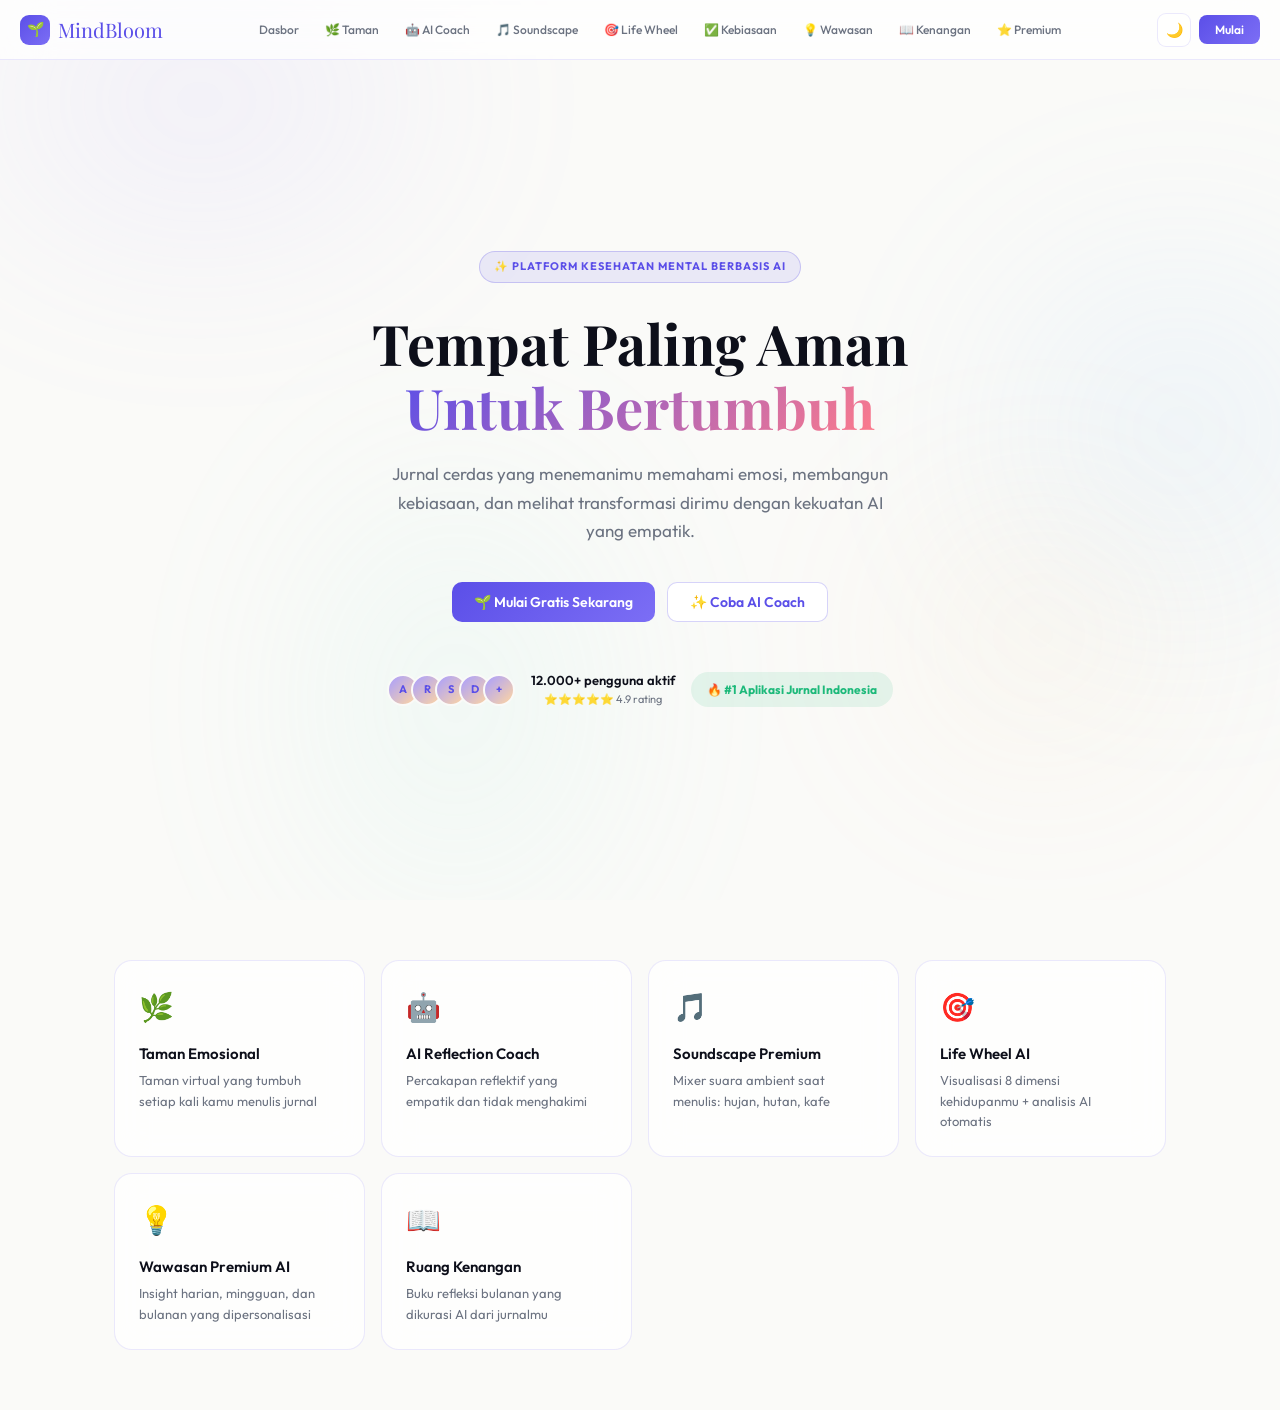
<file: mindbloom_premium_v2.html>
<!DOCTYPE html>
<html>
<head>
<meta charset="UTF-8">
<meta name="viewport" content="width=device-width, initial-scale=1.0">
<link rel="preconnect" href="https://fonts.googleapis.com">
<link href="https://fonts.googleapis.com/css2?family=Playfair+Display:ital,wght@0,400;0,700;1,400&family=Outfit:wght@300;400;500;600;700&display=swap" rel="stylesheet">
<style>
*,*::before,*::after{box-sizing:border-box;margin:0;padding:0}
:root{
--ink:#0D0F1A;--ink2:#2D3056;--ink3:#6B7280;
--cream:#FAFAF8;--card:#FFFFFF;--card2:#F5F4F0;
--primary:#5B4FE8;--primary2:#7C6EF5;--primary3:#A89EFF;
--aurora1:#B8A9FF;--aurora2:#9ECFFF;--aurora3:#A8F0E0;--aurora4:#FFD6A0;
--success:#1DB97A;--warn:#F0A500;--danger:#E85B5B;--accent:#FF7B8A;
--glass:rgba(255,255,255,0.72);--glass2:rgba(255,255,255,0.45);
--border:rgba(91,79,232,0.12);--border2:rgba(91,79,232,0.25);
--shadow:0 4px 32px rgba(91,79,232,0.1);--shadow-lg:0 16px 64px rgba(91,79,232,0.18);
--shadow-xl:0 32px 80px rgba(91,79,232,0.22);
--font:'Outfit',sans-serif;--serif:'Playfair Display',serif;
--r:18px;--r-sm:10px;--r-xs:6px;
}
[data-dark]{
--ink:#EEF0FF;--ink2:#BCC0FF;--ink3:#6B7280;
--cream:#080A14;--card:#0F1221;--card2:#161B2E;
--border:rgba(169,158,255,0.12);--border2:rgba(169,158,255,0.28);
--glass:rgba(15,18,33,0.82);--glass2:rgba(15,18,33,0.55);
--shadow:0 4px 32px rgba(0,0,0,0.35);--shadow-lg:0 16px 64px rgba(0,0,0,0.5);
}

html,body{font-family:var(--font);background:var(--cream);color:var(--ink);font-size:15px;line-height:1.6;overflow-x:hidden}

/* AURORA BG */
.aurora-bg{position:fixed;inset:0;z-index:0;pointer-events:none;overflow:hidden}
.aurora{position:absolute;border-radius:50%;filter:blur(100px);opacity:0.18;animation:auroraMove linear infinite}
.a1{width:600px;height:400px;background:radial-gradient(ellipse,var(--aurora1),transparent 70%);top:-100px;left:-100px;animation-duration:18s}
.a2{width:500px;height:500px;background:radial-gradient(ellipse,var(--aurora2),transparent 70%);top:20%;right:-150px;animation-duration:22s;animation-delay:-8s}
.a3{width:400px;height:600px;background:radial-gradient(ellipse,var(--aurora3),transparent 70%);bottom:-100px;left:20%;animation-duration:26s;animation-delay:-14s}
.a4{width:350px;height:350px;background:radial-gradient(ellipse,var(--aurora4),transparent 70%);bottom:10%;right:5%;animation-duration:20s;animation-delay:-5s}
@keyframes auroraMove{0%{transform:translate(0,0) scale(1) rotate(0deg)}33%{transform:translate(40px,-30px) scale(1.1) rotate(20deg)}66%{transform:translate(-30px,40px) scale(0.9) rotate(-15deg)}100%{transform:translate(0,0) scale(1) rotate(0deg)}}

/* LAYOUT */
.app{position:relative;z-index:1;min-height:100vh;display:flex;flex-direction:column}
.page{display:none;flex:1}
.page.on{display:flex;flex-direction:column;animation:pgIn 0.45s cubic-bezier(.4,0,.2,1)}
@keyframes pgIn{from{opacity:0;transform:translateY(16px)}to{opacity:1;transform:translateY(0)}}
@keyframes fadeUp{from{opacity:0;transform:translateY(24px)}to{opacity:1;transform:translateY(0)}}
@keyframes scaleIn{from{opacity:0;transform:scale(0.88)}to{opacity:1;transform:scale(1)}}
@keyframes glowPulse{0%,100%{box-shadow:0 0 0 0 rgba(91,79,232,0.4)}50%{box-shadow:0 0 0 12px rgba(91,79,232,0)}}
@keyframes spinRing{to{stroke-dashoffset:-502}}
@keyframes treeSway{0%,100%{transform:rotate(-1deg)}50%{transform:rotate(1deg)}}
@keyframes leafFloat{0%{transform:translateY(0) rotate(0deg);opacity:1}100%{transform:translateY(-40px) rotate(180deg);opacity:0}}
@keyframes plantGrow{from{transform:scaleY(0);transform-origin:bottom}to{transform:scaleY(1);transform-origin:bottom}}
@keyframes heartbeat{0%,100%{transform:scale(1)}14%{transform:scale(1.15)}28%{transform:scale(1)}}
@keyframes confettiFall{to{transform:translateY(110vh) rotate(720deg);opacity:0}}
@keyframes typeBlink{0%,100%{opacity:1}50%{opacity:0}}
@keyframes breathExpand{0%,100%{transform:scale(1)}50%{transform:scale(1.25)}}
@keyframes waveRipple{from{transform:scale(0.8);opacity:0.8}to{transform:scale(2.5);opacity:0}}

/* NAV */
.nav{
position:sticky;top:0;z-index:200;
background:var(--glass);backdrop-filter:blur(24px);-webkit-backdrop-filter:blur(24px);
border-bottom:1px solid var(--border);
height:60px;display:flex;align-items:center;justify-content:space-between;padding:0 20px;gap:8px;
}
.nav-logo{font-family:var(--serif);font-size:20px;color:var(--primary);cursor:pointer;display:flex;align-items:center;gap:8px;flex-shrink:0}
.logo-bloom{width:30px;height:30px;background:linear-gradient(135deg,var(--primary),var(--primary2));border-radius:9px;display:flex;align-items:center;justify-content:center;font-size:14px}
.nav-tabs{display:flex;gap:2px;overflow-x:auto;scrollbar-width:none;flex:1;justify-content:center}
.nav-tabs::-webkit-scrollbar{display:none}
.tab{padding:6px 12px;border-radius:8px;border:none;background:transparent;cursor:pointer;font-family:var(--font);font-size:12px;font-weight:500;color:var(--ink3);white-space:nowrap;transition:all .2s}
.tab:hover,.tab.on{background:rgba(91,79,232,0.1);color:var(--primary)}
.tab.on{font-weight:600}
.nav-right{display:flex;align-items:center;gap:8px;flex-shrink:0}
.icon-btn{width:34px;height:34px;border-radius:9px;border:1px solid var(--border);background:var(--glass2);cursor:pointer;display:flex;align-items:center;justify-content:center;font-size:14px;transition:all .2s}
.icon-btn:hover{transform:scale(1.08);background:rgba(91,79,232,0.08)}

/* BUTTONS */
.btn{padding:10px 22px;border-radius:var(--r-sm);border:none;cursor:pointer;font-family:var(--font);font-size:14px;font-weight:600;transition:all .25s}
.btn-primary{background:linear-gradient(135deg,var(--primary),var(--primary2));color:#fff;animation:glowPulse 2.5s ease infinite}
.btn-primary:hover{transform:translateY(-2px);box-shadow:0 12px 32px rgba(91,79,232,0.4)}
.btn-ghost{background:var(--card);border:1px solid var(--border2);color:var(--primary)}
.btn-ghost:hover{background:rgba(91,79,232,0.06);transform:translateY(-1px)}
.btn-sm{padding:7px 16px;font-size:12px;border-radius:8px}
.btn-icon{width:38px;height:38px;padding:0;border-radius:10px;display:flex;align-items:center;justify-content:center;font-size:16px}

/* CARDS */
.card{background:var(--card);border:1px solid var(--border);border-radius:var(--r);padding:24px;transition:all .3s}
.card:hover{box-shadow:var(--shadow);transform:translateY(-2px)}
.card-glass{background:var(--glass);backdrop-filter:blur(20px);border:1px solid var(--border)}
.card-gradient{background:linear-gradient(135deg,var(--primary),var(--primary2));color:#fff}

/* TYPOGRAPHY */
.h1{font-family:var(--serif);font-size:clamp(32px,5vw,56px);line-height:1.15;font-weight:700}
.h2{font-family:var(--serif);font-size:clamp(22px,3vw,36px);line-height:1.2}
.h3{font-size:18px;font-weight:700;line-height:1.3}
.h4{font-size:15px;font-weight:600}
.label{font-size:11px;font-weight:700;text-transform:uppercase;letter-spacing:1.2px;color:var(--ink3)}
.muted{color:var(--ink3);font-size:13px}
.gradient-text{background:linear-gradient(135deg,var(--primary),var(--accent));-webkit-background-clip:text;-webkit-text-fill-color:transparent;background-clip:text}

/* BADGES & PILLS */
.pill{display:inline-flex;align-items:center;gap:5px;padding:4px 10px;border-radius:100px;font-size:11px;font-weight:700}
.pill-primary{background:rgba(91,79,232,0.12);color:var(--primary)}
.pill-success{background:rgba(29,185,122,0.12);color:var(--success)}
.pill-warn{background:rgba(240,165,0,0.12);color:var(--warn)}
.pill-danger{background:rgba(232,91,91,0.12);color:var(--danger)}
.pill-ai{background:linear-gradient(135deg,rgba(91,79,232,0.15),rgba(255,123,138,0.15));color:var(--primary)}

/* ─────────────────── LANDING ─────────────────── */
.landing{padding:0;overflow:hidden}
.hero{min-height:calc(100vh - 60px);display:flex;flex-direction:column;align-items:center;justify-content:center;text-align:center;padding:60px 24px;position:relative}
.hero-badge{display:inline-flex;align-items:center;gap:6px;padding:6px 14px;border-radius:100px;background:rgba(91,79,232,0.1);border:1px solid rgba(91,79,232,0.25);color:var(--primary);font-size:11px;font-weight:700;text-transform:uppercase;letter-spacing:1px;margin-bottom:28px;animation:fadeUp .6s ease both}
.hero-title{animation:fadeUp .6s .1s ease both;margin-bottom:20px}
.hero-sub{font-size:17px;color:var(--ink3);max-width:520px;line-height:1.7;margin:0 auto 36px;animation:fadeUp .6s .2s ease both}
.hero-btns{display:flex;gap:12px;justify-content:center;flex-wrap:wrap;animation:fadeUp .6s .3s ease both}
.hero-social-proof{display:flex;align-items:center;gap:16px;margin-top:48px;animation:fadeUp .6s .4s ease both;flex-wrap:wrap;justify-content:center}
.avatar-stack{display:flex}
.avatar{width:32px;height:32px;border-radius:50%;border:2px solid var(--cream);background:linear-gradient(135deg,var(--primary3),var(--aurora4));display:flex;align-items:center;justify-content:center;font-size:11px;font-weight:700;color:var(--primary);margin-left:-8px}
.avatar:first-child{margin-left:0}
.features-strip{display:grid;grid-template-columns:repeat(auto-fit,minmax(220px,1fr));gap:16px;max-width:1100px;margin:0 auto;padding:60px 24px}
.strip-card{background:var(--glass);backdrop-filter:blur(16px);border:1px solid var(--border);border-radius:var(--r);padding:24px;transition:all .3s}
.strip-card:hover{transform:translateY(-6px);box-shadow:var(--shadow-lg)}
.strip-icon{font-size:28px;margin-bottom:12px}

/* ─────────────────── DASHBOARD ─────────────────── */
.dashboard{padding:24px;max-width:1200px;margin:0 auto;width:100%}
.dash-header{margin-bottom:24px}
.greeting{font-family:var(--serif);font-size:28px;margin-bottom:2px}
.dash-grid{display:grid;grid-template-columns:repeat(auto-fit,minmax(180px,1fr));gap:16px;margin-bottom:20px}
.widget{background:var(--card);border:1px solid var(--border);border-radius:var(--r);padding:20px;animation:scaleIn .4s ease both;transition:all .3s}
.widget:hover{box-shadow:var(--shadow);transform:translateY(-2px)}
.wlabel{font-size:10px;font-weight:700;text-transform:uppercase;letter-spacing:1px;color:var(--ink3);margin-bottom:10px}
.wvalue{font-size:26px;font-weight:700;color:var(--ink)}
.wsub{font-size:11px;color:var(--ink3);margin-top:3px}
.widget-streak{background:linear-gradient(135deg,#FF6B35,#FF9F43);color:#fff}
.widget-streak .wlabel,.widget-streak .wsub{color:rgba(255,255,255,.65)}
.widget-streak .wvalue{color:#fff}
.streak-fire{display:inline-block;animation:heartbeat 1.5s ease infinite}

/* Mood Ring */
.mood-ring-wrap{display:flex;align-items:center;justify-content:center;position:relative;margin:8px 0}
.mood-ring-center{position:absolute;font-size:22px;font-weight:700;color:var(--primary);text-align:center;line-height:1}
.mood-ring-score{font-size:11px;color:var(--ink3)}

/* Quick Write Banner */
.write-banner{background:linear-gradient(120deg,var(--primary) 0%,var(--primary2) 50%,#9B8DFF 100%);border-radius:var(--r);padding:24px 28px;display:flex;align-items:center;justify-content:space-between;cursor:pointer;transition:all .3s;margin-bottom:20px;color:#fff;position:relative;overflow:hidden}
.write-banner::before{content:'';position:absolute;inset:0;background:radial-gradient(ellipse at top right,rgba(255,255,255,0.15),transparent 60%)}
.write-banner:hover{transform:translateY(-3px);box-shadow:var(--shadow-xl)}
.write-banner-text h3{font-size:18px;font-weight:700;margin-bottom:4px}
.write-banner-text p{font-size:13px;opacity:.75}
.write-banner-arrow{font-size:36px;opacity:.8}

/* Heatmap */
.heatmap-wrap{background:var(--card);border:1px solid var(--border);border-radius:var(--r);padding:24px;margin-bottom:20px}
.heatmap-title{font-size:14px;font-weight:700;margin-bottom:16px;display:flex;align-items:center;justify-content:space-between}
.heatmap-grid{display:flex;gap:3px;flex-wrap:wrap}
.hm-cell{width:14px;height:14px;border-radius:3px;cursor:pointer;transition:transform .15s;flex-shrink:0}
.hm-cell:hover{transform:scale(1.4)}
.hm-0{background:var(--card2)}
.hm-1{background:rgba(91,79,232,0.2)}
.hm-2{background:rgba(91,79,232,0.4)}
.hm-3{background:rgba(91,79,232,0.65)}
.hm-4{background:var(--primary)}
.hm-5{background:linear-gradient(135deg,var(--primary),var(--accent))}

/* AI Insight Banner */
.ai-banner{background:linear-gradient(135deg,rgba(91,79,232,0.06),rgba(255,123,138,0.06));border:1px solid rgba(91,79,232,0.18);border-radius:var(--r);padding:20px;margin-bottom:20px}
.ai-header{display:flex;align-items:center;gap:8px;margin-bottom:10px}
.ai-dot{width:8px;height:8px;border-radius:50%;background:var(--primary);animation:heartbeat 1.5s ease infinite}
.insight-text{font-size:13px;line-height:1.7;color:var(--ink2)}

/* ─────────────────── EMOTIONAL GARDEN ─────────────────── */
.garden-page{padding:24px;max-width:900px;margin:0 auto;width:100%}
.garden-container{background:linear-gradient(180deg,#E8F5E9 0%,#C8E6C9 50%,#A5D6A7 100%);border-radius:var(--r);padding:40px 24px;position:relative;overflow:hidden;margin-bottom:20px;min-height:320px}
[data-dark] .garden-container{background:linear-gradient(180deg,#0D2B0F 0%,#1B3B1C 50%,#0F2010 100%)}
.garden-sky{position:absolute;inset:0;background:linear-gradient(180deg,#BBDEFB 0%,#E8F5E9 100%);opacity:.5}
[data-dark] .garden-sky{background:linear-gradient(180deg,#0D1117 0%,#0D2B0F 100%)}
.garden-ground{position:absolute;bottom:0;left:0;right:0;height:60px;background:linear-gradient(180deg,#6D4C41,#5D4037);border-radius:0 0 var(--r) var(--r)}
.garden-content{position:relative;z-index:2;display:flex;align-items:flex-end;justify-content:center;gap:20px;padding-bottom:50px;min-height:240px}
.plant{display:flex;flex-direction:column;align-items:center;cursor:pointer;transition:transform .2s}
.plant:hover{transform:scale(1.05)}
.plant-svg{animation:treeSway 4s ease-in-out infinite}
.plant-label{font-size:10px;font-weight:600;color:var(--ink3);margin-top:4px;text-align:center;max-width:60px}
.sun{position:absolute;top:20px;right:30px;width:50px;height:50px;border-radius:50%;background:radial-gradient(circle,#FFD54F,#FF8F00);box-shadow:0 0 30px rgba(255,213,79,0.6)}
.cloud{position:absolute;background:rgba(255,255,255,.8);border-radius:50px}
.c1{width:80px;height:25px;top:30px;left:15%}
.c2{width:60px;height:20px;top:50px;left:30%}
.garden-stats{display:grid;grid-template-columns:repeat(auto-fit,minmax(140px,1fr));gap:12px}
.garden-stat{background:var(--card);border:1px solid var(--border);border-radius:var(--r-sm);padding:16px;text-align:center}
.garden-emoji{font-size:28px;margin-bottom:6px}
.garden-stat-val{font-size:20px;font-weight:700;color:var(--primary)}
.garden-stat-label{font-size:11px;color:var(--ink3)}

/* ─────────────────── AI COACH ─────────────────── */
.coach-page{padding:24px;max-width:760px;margin:0 auto;width:100%}
.coach-card{background:var(--card);border:1px solid var(--border);border-radius:var(--r);overflow:hidden;margin-bottom:20px}
.coach-header{background:linear-gradient(135deg,var(--primary),var(--primary2));padding:20px 24px;display:flex;align-items:center;gap:14px;color:#fff}
.coach-avatar{width:48px;height:48px;border-radius:50%;background:rgba(255,255,255,.2);display:flex;align-items:center;justify-content:center;font-size:22px;flex-shrink:0}
.coach-name{font-weight:700;font-size:16px}
.coach-status{font-size:12px;opacity:.75;display:flex;align-items:center;gap:4px}
.coach-online{width:6px;height:6px;border-radius:50%;background:#6EFF99}
.chat-area{padding:20px;min-height:300px;display:flex;flex-direction:column;gap:12px;max-height:400px;overflow-y:auto;scroll-behavior:smooth}
.chat-area::-webkit-scrollbar{width:4px}
.chat-area::-webkit-scrollbar-thumb{background:var(--border2);border-radius:2px}
.msg{display:flex;gap:8px;animation:fadeUp .3s ease}
.msg-ai{justify-content:flex-start}
.msg-user{justify-content:flex-end}
.msg-bubble{padding:10px 14px;border-radius:14px;max-width:82%;font-size:13px;line-height:1.6}
.msg-ai .msg-bubble{background:var(--card2);border:1px solid var(--border);color:var(--ink);border-bottom-left-radius:4px}
.msg-user .msg-bubble{background:linear-gradient(135deg,var(--primary),var(--primary2));color:#fff;border-bottom-right-radius:4px}
.msg-ai .msg-avatar{width:28px;height:28px;border-radius:50%;background:linear-gradient(135deg,var(--primary),var(--primary2));display:flex;align-items:center;justify-content:center;font-size:12px;flex-shrink:0}
.chat-input-wrap{padding:16px;border-top:1px solid var(--border);display:flex;gap:8px}
.chat-input{flex:1;padding:10px 14px;border-radius:10px;border:1.5px solid var(--border);background:var(--card2);color:var(--ink);font-family:var(--font);font-size:13px;outline:none;transition:all .2s}
.chat-input:focus{border-color:var(--primary);background:var(--card)}
.typing-wrap{display:flex;gap:5px;align-items:center;padding:8px 12px}
.tdot{width:7px;height:7px;border-radius:50%;background:var(--ink3);animation:typeDot 1.2s ease-in-out infinite}
.tdot:nth-child(2){animation-delay:.2s}
.tdot:nth-child(3){animation-delay:.4s}
@keyframes typeDot{0%,100%{transform:translateY(0);opacity:.4}50%{transform:translateY(-5px);opacity:1}}
.quick-prompts{display:flex;gap:8px;flex-wrap:wrap;padding:0 20px 16px}
.qp{padding:6px 12px;border-radius:100px;border:1px solid var(--border2);background:var(--card2);font-size:11px;font-weight:500;color:var(--primary);cursor:pointer;transition:all .2s}
.qp:hover{background:rgba(91,79,232,0.1)}

/* ─────────────────── SOUNDSCAPE ─────────────────── */
.sound-page{padding:24px;max-width:800px;margin:0 auto;width:100%}
.sound-grid{display:grid;grid-template-columns:repeat(auto-fit,minmax(130px,1fr));gap:12px;margin-bottom:24px}
.sound-btn{border-radius:var(--r);border:2px solid var(--border);background:var(--card);padding:20px 12px;text-align:center;cursor:pointer;transition:all .3s;position:relative;overflow:hidden}
.sound-btn::before{content:'';position:absolute;inset:0;background:linear-gradient(135deg,var(--primary),var(--primary2));opacity:0;transition:opacity .3s}
.sound-btn.playing{border-color:var(--primary);color:#fff}
.sound-btn.playing::before{opacity:1}
.sound-icon{font-size:32px;margin-bottom:8px;position:relative;z-index:1}
.sound-name{font-size:12px;font-weight:600;position:relative;z-index:1;transition:color .3s}
.sound-btn.playing .sound-name{color:#fff}
.sound-waves{position:absolute;inset:0;display:flex;align-items:center;justify-content:center;opacity:0;transition:opacity .3s}
.sound-btn.playing .sound-waves{opacity:0.15}
.sw{width:200px;height:200px;border-radius:50%;border:2px solid #fff;position:absolute;animation:waveRipple 1.5s ease-out infinite}
.sw:nth-child(2){animation-delay:.5s}
.sw:nth-child(3){animation-delay:1s}
.mixer{background:var(--card);border:1px solid var(--border);border-radius:var(--r);padding:24px}
.mixer-title{font-size:14px;font-weight:700;margin-bottom:20px;display:flex;align-items:center;gap:8px}
.mix-row{display:flex;align-items:center;gap:12px;margin-bottom:14px}
.mix-icon{font-size:18px;width:28px;text-align:center}
.mix-name{font-size:13px;font-weight:500;min-width:70px}
.mix-slider{flex:1;height:6px;-webkit-appearance:none;appearance:none;border-radius:3px;background:var(--card2);outline:none;cursor:pointer}
.mix-slider::-webkit-slider-thumb{-webkit-appearance:none;width:18px;height:18px;border-radius:50%;background:var(--primary);cursor:pointer;box-shadow:0 2px 8px rgba(91,79,232,.35)}
.mix-val{font-size:11px;color:var(--ink3);min-width:28px;text-align:right}
.timer-row{display:flex;align-items:center;gap:10px;margin-top:16px;padding-top:16px;border-top:1px solid var(--border)}
.timer-btn{padding:6px 14px;border-radius:8px;border:1px solid var(--border);background:var(--card2);font-size:12px;font-weight:600;cursor:pointer;transition:all .2s;color:var(--ink2)}
.timer-btn:hover,.timer-btn.on{background:var(--primary);color:#fff;border-color:var(--primary)}

/* ─────────────────── LIFE WHEELl ─────────────────── */
.life-page{padding:24px;max-width:900px;margin:0 auto;width:100%}
.wheel-wrap{display:grid;grid-template-columns:1fr 1fr;gap:24px;align-items:center}
@media(max-width:640px){.wheel-wrap{grid-template-columns:1fr}}
.wheel-canvas-wrap{display:flex;align-items:center;justify-content:center}
.life-controls{display:flex;flex-direction:column;gap:12px}
.life-row{display:flex;align-items:center;gap:10px}
.life-emoji{font-size:16px;width:24px;text-align:center}
.life-name{font-size:13px;font-weight:500;min-width:80px}
.life-slider{flex:1;height:5px;-webkit-appearance:none;appearance:none;border-radius:3px;background:var(--card2);outline:none;cursor:pointer}
.life-slider::-webkit-slider-thumb{-webkit-appearance:none;width:16px;height:16px;border-radius:50%;background:var(--primary);cursor:pointer}
.life-val{font-size:12px;font-weight:700;color:var(--primary);min-width:20px;text-align:right}
.life-ai{background:linear-gradient(135deg,rgba(91,79,232,.06),rgba(255,123,138,.06));border:1px solid rgba(91,79,232,.18);border-radius:var(--r);padding:20px;margin-top:20px}

/* ─────────────────── HABIT TRACKER ─────────────────── */
.habit-page{padding:24px;max-width:900px;margin:0 auto;width:100%}
.habit-grid{display:flex;flex-direction:column;gap:12px;margin-bottom:24px}
.habit-row{background:var(--card);border:1px solid var(--border);border-radius:var(--r-sm);padding:16px 20px;display:flex;align-items:center;gap:14px;transition:all .3s}
.habit-row:hover{box-shadow:var(--shadow);transform:translateX(3px)}
.habit-icon{font-size:22px;width:36px;text-align:center}
.habit-info{flex:1}
.habit-name{font-size:14px;font-weight:600;margin-bottom:2px}
.habit-meta{font-size:11px;color:var(--ink3);display:flex;align-items:center;gap:8px}
.habit-days{display:flex;gap:5px}
.hday{width:24px;height:24px;border-radius:6px;border:1.5px solid var(--border2);background:var(--card2);display:flex;align-items:center;justify-content:center;font-size:9px;font-weight:700;cursor:pointer;transition:all .2s;color:var(--ink3)}
.hday.done{background:var(--success);border-color:var(--success);color:#fff}
.hday:hover{transform:scale(1.15)}
.habit-streak-badge{background:rgba(255,107,53,.12);color:#FF6B35;padding:4px 10px;border-radius:100px;font-size:11px;font-weight:700}
.habit-correlation{background:linear-gradient(135deg,rgba(29,185,122,.06),rgba(29,185,122,.02));border:1px solid rgba(29,185,122,.2);border-radius:var(--r);padding:16px;display:flex;align-items:flex-start;gap:10px;margin-top:8px}

/* ─────────────────── INSIGHTS ─────────────────── */
.insights-page{padding:24px;max-width:1000px;margin:0 auto;width:100%}
.insight-tabs{display:flex;gap:8px;margin-bottom:24px;flex-wrap:wrap}
.ins-tab{padding:7px 16px;border-radius:100px;border:1px solid var(--border);background:var(--card2);font-size:12px;font-weight:600;cursor:pointer;transition:all .2s;color:var(--ink3)}
.ins-tab.on,.ins-tab:hover{background:var(--primary);color:#fff;border-color:var(--primary)}
.insight-cards{display:grid;grid-template-columns:repeat(auto-fit,minmax(260px,1fr));gap:16px}
.insight-card{background:var(--card);border:1px solid var(--border);border-radius:var(--r);padding:20px;transition:all .3s;animation:fadeUp .4s ease both}
.insight-card:hover{box-shadow:var(--shadow);transform:translateY(-3px)}
.insight-icon{font-size:28px;margin-bottom:10px}
.insight-title{font-size:14px;font-weight:700;margin-bottom:6px}
.insight-body{font-size:12px;line-height:1.7;color:var(--ink3)}
.insight-stat{font-size:28px;font-weight:700;background:linear-gradient(135deg,var(--primary),var(--accent));-webkit-background-clip:text;-webkit-text-fill-color:transparent;background-clip:text;margin:8px 0}

/* ─────────────────── MEMORY ROOM ─────────────────── */
.memory-page{padding:24px;max-width:900px;margin:0 auto;width:100%}
.memory-book{background:linear-gradient(135deg,var(--card),var(--card2));border:1px solid var(--border);border-radius:var(--r);padding:32px;position:relative;overflow:hidden;margin-bottom:20px}
.memory-book::before{content:'';position:absolute;top:0;left:0;width:8px;height:100%;background:linear-gradient(180deg,var(--primary),var(--accent));border-radius:var(--r) 0 0 var(--r)}
.memory-month{font-family:var(--serif);font-size:22px;margin-bottom:4px;padding-left:16px}
.memory-year{font-size:12px;color:var(--ink3);padding-left:16px;margin-bottom:20px}
.memory-highlights{display:grid;grid-template-columns:repeat(auto-fit,minmax(180px,1fr));gap:14px;padding-left:16px}
.memory-item{background:var(--card);border:1px solid var(--border);border-radius:var(--r-sm);padding:14px}
.memory-item-icon{font-size:20px;margin-bottom:6px}
.memory-item-title{font-size:10px;font-weight:700;text-transform:uppercase;letter-spacing:.8px;color:var(--ink3);margin-bottom:4px}
.memory-item-text{font-size:13px;font-weight:500;line-height:1.5}

/* ─────────────────── PRICING ─────────────────── */
.pricing-page{padding:24px;max-width:1000px;margin:0 auto;width:100%}
.pricing-grid{display:grid;grid-template-columns:repeat(auto-fit,minmax(260px,1fr));gap:20px}
.price-card{background:var(--card);border:2px solid var(--border);border-radius:var(--r);padding:28px;transition:all .3s;position:relative}
.price-card.featured{border-color:var(--primary);box-shadow:0 0 0 1px var(--primary),var(--shadow-lg)}
.featured-badge{position:absolute;top:-12px;left:50%;transform:translateX(-50%);background:linear-gradient(135deg,var(--primary),var(--primary2));color:#fff;padding:4px 14px;border-radius:100px;font-size:11px;font-weight:700;white-space:nowrap}
.price-name{font-size:14px;font-weight:700;text-transform:uppercase;letter-spacing:1px;color:var(--ink3);margin-bottom:8px}
.price-amount{font-family:var(--serif);font-size:42px;font-weight:700;margin-bottom:4px}
.price-period{font-size:12px;color:var(--ink3)}
.price-divider{height:1px;background:var(--border);margin:20px 0}
.price-features{display:flex;flex-direction:column;gap:10px;margin-bottom:24px}
.pf{display:flex;align-items:flex-start;gap:8px;font-size:13px}
.pf-check{color:var(--success);font-size:14px;flex-shrink:0;margin-top:1px}
.pf-x{color:var(--ink3);font-size:14px;flex-shrink:0;margin-top:1px}
.pf.locked{opacity:.4}

/* ─────────────────── SHARED ─────────────────── */
.section-header{margin-bottom:24px}
.section-header h2{font-family:var(--serif);font-size:26px;margin-bottom:4px}
.section-header p{color:var(--ink3);font-size:13px}
.divider{height:1px;background:var(--border);margin:20px 0}
.success-toast{position:fixed;top:80px;left:50%;transform:translateX(-50%) translateY(-20px);background:var(--success);color:#fff;padding:12px 24px;border-radius:100px;font-size:13px;font-weight:700;z-index:9999;opacity:0;pointer-events:none;transition:all .4s;white-space:nowrap}
.success-toast.show{opacity:1;transform:translateX(-50%) translateY(0)}
.confetti-p{position:fixed;width:8px;height:8px;pointer-events:none;z-index:9998;animation:confettiFall 2.5s ease-in forwards}
.prog-bar{height:6px;border-radius:3px;background:var(--card2);overflow:hidden;margin-top:6px}
.prog-fill{height:100%;border-radius:3px;transition:width .6s ease}

/* ─────────────────── RESPONSIVE ─────────────────── */
@media(max-width:640px){
  .nav-tabs{display:none}
  .dash-grid{grid-template-columns:1fr 1fr}
  .pricing-grid,.insight-cards{grid-template-columns:1fr}
  .wheel-wrap{grid-template-columns:1fr}
}
</style>

<div class="aurora-bg">
  <div class="aurora a1"></div><div class="aurora a2"></div>
  <div class="aurora a3"></div><div class="aurora a4"></div>
</div>

<div class="app">
  <!-- NAV -->
  <nav class="nav">
    <div class="nav-logo" onclick="go('landing')">
      <div class="logo-bloom">🌱</div>MindBloom
    </div>
    <div class="nav-tabs" id="navTabs">
      <button class="tab" onclick="go('dashboard')">Dasbor</button>
      <button class="tab" onclick="go('garden')">🌿 Taman</button>
      <button class="tab" onclick="go('coach')">🤖 AI Coach</button>
      <button class="tab" onclick="go('sound')">🎵 Soundscape</button>
      <button class="tab" onclick="go('life')">🎯 Life Wheel</button>
      <button class="tab" onclick="go('habits')">✅ Kebiasaan</button>
      <button class="tab" onclick="go('insights')">💡 Wawasan</button>
      <button class="tab" onclick="go('memory')">📖 Kenangan</button>
      <button class="tab" onclick="go('pricing')">⭐ Premium</button>
    </div>
    <div class="nav-right">
      <button class="icon-btn" id="darkBtn" onclick="toggleDark()" title="Mode Gelap">🌙</button>
      <button class="btn btn-primary btn-sm" onclick="go('dashboard')">Mulai</button>
    </div>
  </nav>

  <!-- ══════ LANDING ══════ -->
  <div class="page on" id="page-landing">
    <div class="landing">
      <div class="hero">
        <div class="hero-badge">✨ Platform Kesehatan Mental Berbasis AI</div>
        <h1 class="h1 hero-title">
          Tempat Paling Aman<br>
          <span class="gradient-text">Untuk Bertumbuh</span>
        </h1>
        <p class="hero-sub">Jurnal cerdas yang menemanimu memahami emosi, membangun kebiasaan, dan melihat transformasi dirimu dengan kekuatan AI yang empatik.</p>
        <div class="hero-btns">
          <button class="btn btn-primary" onclick="go('dashboard')">🌱 Mulai Gratis Sekarang</button>
          <button class="btn btn-ghost" onclick="go('coach')">✨ Coba AI Coach</button>
        </div>
        <div class="hero-social-proof">
          <div class="avatar-stack">
            <div class="avatar">A</div><div class="avatar">R</div><div class="avatar">S</div><div class="avatar">D</div><div class="avatar">+</div>
          </div>
          <div>
            <div style="font-size:13px;font-weight:600;">12.000+ pengguna aktif</div>
            <div style="font-size:11px;color:var(--ink3);">⭐⭐⭐⭐⭐ 4.9 rating</div>
          </div>
          <div style="padding:8px 16px;background:rgba(29,185,122,.1);border-radius:100px;color:var(--success);font-size:12px;font-weight:700;">🔥 #1 Aplikasi Jurnal Indonesia</div>
        </div>
      </div>

      <div class="features-strip">
        <div class="strip-card" onclick="go('garden')">
          <div class="strip-icon">🌿</div>
          <div class="h4">Taman Emosional</div>
          <p class="muted" style="margin-top:4px">Taman virtual yang tumbuh setiap kali kamu menulis jurnal</p>
        </div>
        <div class="strip-card" onclick="go('coach')">
          <div class="strip-icon">🤖</div>
          <div class="h4">AI Reflection Coach</div>
          <p class="muted" style="margin-top:4px">Percakapan reflektif yang empatik dan tidak menghakimi</p>
        </div>
        <div class="strip-card" onclick="go('sound')">
          <div class="strip-icon">🎵</div>
          <div class="h4">Soundscape Premium</div>
          <p class="muted" style="margin-top:4px">Mixer suara ambient saat menulis: hujan, hutan, kafe</p>
        </div>
        <div class="strip-card" onclick="go('life')">
          <div class="strip-icon">🎯</div>
          <div class="h4">Life Wheel AI</div>
          <p class="muted" style="margin-top:4px">Visualisasi 8 dimensi kehidupanmu + analisis AI otomatis</p>
        </div>
        <div class="strip-card" onclick="go('insights')">
          <div class="strip-icon">💡</div>
          <div class="h4">Wawasan Premium AI</div>
          <p class="muted" style="margin-top:4px">Insight harian, mingguan, dan bulanan yang dipersonalisasi</p>
        </div>
        <div class="strip-card" onclick="go('memory')">
          <div class="strip-icon">📖</div>
          <div class="h4">Ruang Kenangan</div>
          <p class="muted" style="margin-top:4px">Buku refleksi bulanan yang dikurasi AI dari jurnalmu</p>
        </div>
      </div>
    </div>
  </div>

  <!-- ══════ DASHBOARD ══════ -->
  <div class="page" id="page-dashboard">
    <div class="dashboard">
      <div class="dash-header" style="animation:fadeUp .5s ease both">
        <div class="greeting" id="greetTxt">Selamat Pagi, Asmawati ☀️</div>
        <div class="muted" id="greetSub">Sabtu, 24 Mei 2025 · Hari ke-14 perjalananmu</div>
      </div>

      <div class="write-banner" onclick="showToast('Membuka jurnal...')">
        <div class="write-banner-text">
          <h3>✍️ Tulis Jurnal Sekarang</h3>
          <p>Luangkan 10 menit untuk dirimu sendiri hari ini</p>
        </div>
        <div class="write-banner-arrow">→</div>
      </div>

      <div class="dash-grid">
        <div class="widget widget-streak" style="animation-delay:.05s">
          <div class="wlabel">Streak Harian</div>
          <div class="wvalue"><span class="streak-fire">🔥</span> <span id="streakN">14</span></div>
          <div class="wsub">Hari berturut-turut</div>
        </div>
        <div class="widget" style="animation-delay:.1s;text-align:center">
          <div class="wlabel">Skor Refleksi</div>
          <div class="mood-ring-wrap">
            <svg width="80" height="80"><circle cx="40" cy="40" r="33" fill="none" stroke="var(--border)" stroke-width="7"/><circle cx="40" cy="40" r="33" fill="none" stroke="url(#rg)" stroke-width="7" stroke-linecap="round" stroke-dasharray="207" stroke-dashoffset="52" transform="rotate(-90 40 40)"/><defs><linearGradient id="rg" x1="0" y1="0" x2="1" y2="0"><stop offset="0%" stop-color="#5B4FE8"/><stop offset="100%" stop-color="#FF7B8A"/></linearGradient></defs></svg>
            <div class="mood-ring-center">78<div class="mood-ring-score">/ 100</div></div>
          </div>
        </div>
        <div class="widget" style="animation-delay:.15s">
          <div class="wlabel">Mood Hari Ini</div>
          <div class="wvalue" id="dashMoodVal">😊</div>
          <div class="wsub">Baik · Level 7</div>
        </div>
        <div class="widget" style="animation-delay:.2s">
          <div class="wlabel">Energi</div>
          <div class="wvalue" style="color:var(--success)">⚡ 72%</div>
          <div class="prog-bar"><div class="prog-fill" style="width:72%;background:linear-gradient(90deg,var(--success),#34D399)"></div></div>
        </div>
        <div class="widget" style="animation-delay:.25s">
          <div class="wlabel">Skor Syukur</div>
          <div class="wvalue" style="color:var(--warn)">💛 85</div>
          <div class="wsub">+12 minggu ini</div>
        </div>
        <div class="widget" style="animation-delay:.3s">
          <div class="wlabel">Taman Level</div>
          <div class="wvalue">🌳 Pohon</div>
          <div class="wsub">3 jurnal lagi → Hutan</div>
        </div>
      </div>

      <div class="ai-banner" style="animation:fadeUp .5s .3s ease both">
        <div class="ai-header">
          <div class="ai-dot"></div>
          <span class="pill pill-ai">✨ AI Insight Hari Ini</span>
          <span class="muted">Diperbarui 08:30</span>
        </div>
        <div class="insight-text">
          🌟 <strong>72% hari bahagiamu terjadi saat kamu menghabiskan waktu dengan keluarga.</strong> Stres tertinggi muncul Senin pagi — pertimbangkan rutinitas relaksasi 10 menit sebelum bekerja. Mood naik 18% di minggu ini dibanding minggu lalu. Terus pertahankan kebiasaan olahragamu! 💪
        </div>
      </div>

      <div class="heatmap-wrap" style="animation:fadeUp .5s .35s ease both">
        <div class="heatmap-title">
          <span>📅 Heatmap Aktivitas — 2025</span>
          <div style="display:flex;gap:6px;align-items:center">
            <span class="muted" style="font-size:11px">Lebih sedikit</span>
            <div class="hm-cell hm-0"></div><div class="hm-cell hm-1"></div><div class="hm-cell hm-2"></div><div class="hm-cell hm-3"></div><div class="hm-cell hm-4"></div><div class="hm-cell hm-5"></div>
            <span class="muted" style="font-size:11px">Lebih banyak</span>
          </div>
        </div>
        <div class="heatmap-grid" id="heatGrid"></div>
      </div>

    </div>
  </div>

  <!-- ══════ EMOTIONAL GARDEN ══════ -->
  <div class="page" id="page-garden">
    <div class="garden-page">
      <div class="section-header">
        <h2 class="h2">🌿 Taman Emosionalku</h2>
        <p class="muted">Setiap jurnal menumbuhkan tanaman baru. Rawat dirimu, rawat tamanmu.</p>
      </div>

      <div class="garden-container">
        <div class="garden-sky"></div>
        <div class="sun"></div>
        <div class="cloud c1"></div><div class="cloud c2"></div>
        <div class="garden-content" id="gardenContent"></div>
        <div class="garden-ground"></div>
      </div>

      <div class="ai-banner" style="margin-bottom:20px">
        <div class="ai-header"><div class="ai-dot"></div><span class="pill pill-ai">🌱 Garden AI</span></div>
        <div class="insight-text">Tamanmu tumbuh 2 pohon minggu ini! Mood biru (Tenang) mendominasi — refleksi mendalam menghasilkan <strong>3 bunga langka</strong> bulan ini. Lanjutkan streak untuk membuka Hutan! 🌲</div>
      </div>

      <div class="garden-stats" id="gardenStats"></div>
    </div>
  </div>

  <!-- ══════ AI COACH ══════ -->
  <div class="page" id="page-coach">
    <div class="coach-page">
      <div class="section-header">
        <h2 class="h2">🤖 AI Reflection Coach</h2>
        <p class="muted">Percakapan reflektif yang empatik, tidak menghakimi, dan selalu siap menemanimu.</p>
      </div>
      <div class="coach-card">
        <div class="coach-header">
          <div class="coach-avatar">🌸</div>
          <div>
            <div class="coach-name">Bloom — AI Coach MindBloom</div>
            <div class="coach-status"><div class="coach-online"></div> Online · Siap menemanimu</div>
          </div>
          <div style="margin-left:auto"><span class="pill" style="background:rgba(255,255,255,.2);color:#fff;font-size:10px">✨ Powered by GPT-4o</span></div>
        </div>
        <div class="chat-area" id="chatArea"></div>
        <div class="quick-prompts" id="quickPrompts"></div>
        <div class="chat-input-wrap">
          <input class="chat-input" id="chatInput" placeholder="Ceritakan sesuatu padaku... 🌿" onkeydown="if(event.key==='Enter')sendMsg()">
          <button class="btn btn-primary btn-icon" onclick="sendMsg()">→</button>
        </div>
      </div>
    </div>
  </div>

  <!-- ══════ SOUNDSCAPE ══════ -->
  <div class="page" id="page-sound">
    <div class="sound-page">
      <div class="section-header">
        <h2 class="h2">🎵 Soundscape Premium</h2>
        <p class="muted">Suara ambient yang menenangkan untuk menemanimu saat menulis jurnal.</p>
      </div>
      <div class="sound-grid" id="soundGrid"></div>
      <div class="mixer">
        <div class="mixer-title">🎚️ Audio Mixer <span class="pill pill-primary">LIVE</span></div>
        <div id="mixerRows"></div>
        <div class="timer-row">
          <span style="font-size:12px;font-weight:600;color:var(--ink2)">⏱ Timer:</span>
          <button class="timer-btn on" onclick="setTimer(this,15)">15 mnt</button>
          <button class="timer-btn" onclick="setTimer(this,30)">30 mnt</button>
          <button class="timer-btn" onclick="setTimer(this,45)">45 mnt</button>
          <button class="timer-btn" onclick="setTimer(this,60)">1 jam</button>
          <span id="timerDisplay" style="font-size:13px;font-weight:700;color:var(--primary);margin-left:auto">15:00</span>
        </div>
      </div>
    </div>
  </div>

  <!-- ══════ LIFE WHEEL ══════ -->
  <div class="page" id="page-life">
    <div class="life-page">
      <div class="section-header">
        <h2 class="h2">🎯 Roda Kehidupan</h2>
        <p class="muted">Seberapa seimbang 8 dimensi hidupmu? Geser slider dan lihat visualisasinya.</p>
      </div>
      <div class="wheel-wrap">
        <div class="wheel-canvas-wrap">
          <canvas id="lifeCanvas" width="320" height="320"></canvas>
        </div>
        <div class="life-controls" id="lifeControls"></div>
      </div>
      <div class="life-ai">
        <div class="ai-header" style="margin-bottom:8px"><div class="ai-dot"></div><span class="pill pill-ai">🎯 AI Life Analysis</span></div>
        <div class="insight-text" id="lifeAnalysis">Karier dan Pembelajaran sangat tinggi — kamu fokus pada pertumbuhan profesional. Namun, perhatikan Kesehatan dan Spiritualitas yang masih rendah. Keseimbangan hidup yang lebih baik dapat meningkatkan kebahagiaan jangka panjang sebesar 34%. 💫</div>
      </div>
    </div>
  </div>

  <!-- ══════ HABITS ══════ -->
  <div class="page" id="page-habits">
    <div class="habit-page">
      <div class="section-header">
        <h2 class="h2">✅ Habit Tracker</h2>
        <p class="muted">AI menemukan korelasi antara kebiasaanmu dan suasana hatimu.</p>
      </div>
      <div class="habit-grid" id="habitGrid"></div>
      <div class="habit-correlation">
        <div style="font-size:24px">🧠</div>
        <div>
          <div class="h4" style="margin-bottom:4px">Korelasi AI Ditemukan</div>
          <div style="font-size:13px;color:var(--ink2);line-height:1.6">Pada hari kamu <strong>berolahraga</strong>, rata-rata mood naik <strong>+18%</strong>. Tidur &gt;7 jam meningkatkan produktivitasmu <strong>+24%</strong>. Ibadah pagi berkorelasi dengan <strong>stres lebih rendah</strong> sepanjang hari.</div>
        </div>
      </div>
    </div>
  </div>

  <!-- ══════ INSIGHTS ══════ -->
  <div class="page" id="page-insights">
    <div class="insights-page">
      <div class="section-header">
        <h2 class="h2">💡 Wawasan AI Premium</h2>
        <p class="muted">Insight mendalam tentang pola emosi, kebiasaan, dan pertumbuhan dirimu.</p>
      </div>
      <div class="insight-tabs">
        <button class="ins-tab on" onclick="setInsTab(this,'harian')">Harian</button>
        <button class="ins-tab" onclick="setInsTab(this,'mingguan')">Mingguan</button>
        <button class="ins-tab" onclick="setInsTab(this,'bulanan')">Bulanan</button>
        <button class="ins-tab" onclick="setInsTab(this,'tahunan')">Tahunan</button>
      </div>
      <div class="insight-cards" id="insightCards"></div>
    </div>
  </div>

  <!-- ══════ MEMORY ROOM ══════ -->
  <div class="page" id="page-memory">
    <div class="memory-page">
      <div class="section-header">
        <h2 class="h2">📖 Ruang Kenangan</h2>
        <p class="muted">AI mengumpulkan momen terbaikmu menjadi buku refleksi yang indah.</p>
      </div>
      <div class="memory-book" style="animation:fadeUp .5s ease both">
        <div class="memory-month">Mei 2025</div>
        <div class="memory-year">Buku Refleksi Bulanan · 24 entri tersimpan</div>
        <div class="memory-highlights" id="memHighlights"></div>
      </div>
      <div class="memory-book" style="animation:fadeUp .5s .1s ease both;opacity:.7">
        <div class="memory-month">April 2025</div>
        <div class="memory-year">Buku Refleksi Bulanan · 21 entri tersimpan</div>
        <div class="memory-highlights" id="memHighlights2"></div>
      </div>
      <button class="btn btn-primary" style="margin-top:4px" onclick="showToast('Mengunduh PDF Buku Kenangan...')">📄 Unduh PDF Buku Kenangan</button>
    </div>
  </div>

  <!-- ══════ PRICING ══════ -->
  <div class="page" id="page-pricing">
    <div class="pricing-page">
      <div class="section-header" style="text-align:center;margin-bottom:36px">
        <h2 class="h2">Pilih Paket Terbaikmu</h2>
        <p class="muted">Mulai gratis, upgrade kapanpun kamu mau</p>
      </div>
      <div class="pricing-grid" id="pricingGrid"></div>
    </div>
  </div>

</div>

<div class="success-toast" id="toast"></div>

<script>
const SOUNDS=[
  {icon:'🌧️',name:'Hujan Deras',key:'rain'},
  {icon:'🌲',name:'Hutan Tropis',key:'forest'},
  {icon:'🌊',name:'Ombak Laut',key:'ocean'},
  {icon:'☕',name:'Kedai Kopi',key:'cafe'},
  {icon:'🌙',name:'Malam Tenang',key:'night'},
  {icon:'🔥',name:'Api Unggun',key:'fire'},
];
const HABITS=[
  {icon:'🏃',name:'Olahraga',streak:12,days:[1,1,0,1,1,0,1],corr:'+18% mood'},
  {icon:'📚',name:'Membaca',streak:8,days:[1,1,1,0,1,1,0],corr:'+12% fokus'},
  {icon:'💧',name:'Minum Air',streak:14,days:[1,1,1,1,1,1,1],corr:'+9% energi'},
  {icon:'😴',name:'Tidur 8 Jam',streak:5,days:[1,0,1,1,0,1,1],corr:'+24% produktif'},
  {icon:'🙏',name:'Ibadah Pagi',streak:10,days:[1,1,1,0,1,1,1],corr:'Stres lebih rendah'},
  {icon:'🧘',name:'Meditasi',streak:3,days:[0,1,0,1,0,0,1],corr:'+15% tenang'},
];
const LIFE_CATS=[
  {e:'💼',n:'Karier',v:85,c:'#5B4FE8'},
  {e:'🏃',n:'Kesehatan',v:60,c:'#1DB97A'},
  {e:'👨‍👩‍👧',n:'Keluarga',v:75,c:'#FF7B8A'},
  {e:'💰',n:'Keuangan',v:65,c:'#F0A500'},
  {e:'🙏',n:'Spiritual',v:55,c:'#9B8DFF'},
  {e:'❤️',n:'Hubungan',v:70,c:'#FF6B35'},
  {e:'📚',n:'Belajar',v:80,c:'#06B6D4'},
  {e:'😄',n:'Kebahagiaan',v:72,c:'#FFD93D'},
];
const INSIGHTS_DATA={
  harian:[
    {icon:'🌟',title:'Mood Hari Ini',stat:'+18%',body:'Mood lebih baik dibanding rata-rata 7 hari terakhir. Hari yang produktif!'},
    {icon:'😰',title:'Pemicu Stres',stat:'Rendah',body:'Tidak ada pemicu stres signifikan hari ini. Energimu sangat stabil.'},
    {icon:'💛',title:'Rasa Syukur',stat:'5 item',body:'Kamu mensyukuri keluarga, kesehatan, dan pekerjaan hari ini.'},
    {icon:'🎯',title:'Fokus Harian',stat:'8/10',body:'Produktivitas tinggi — kamu menyelesaikan 8 dari 10 rencana harian.'},
  ],
  mingguan:[
    {icon:'📈',title:'Tren Mood',stat:'+14%',body:'Mood meningkat 14% dibanding minggu lalu. Konsistensi jurnal membuat perbedaan!'},
    {icon:'🔥',title:'Streak Terbaik',stat:'14 hari',body:'Streak terpanjangmu! Kamu baru mencapai milestone baru.'},
    {icon:'🧠',title:'Pola Pikir',stat:'Positif',body:'72% pikiran yang kamu catat minggu ini bersifat konstruktif dan berorientasi solusi.'},
    {icon:'🌱',title:'Pertumbuhan',stat:'+2 skill',body:'Kamu mengidentifikasi 2 area pertumbuhan baru: kesabaran dan komunikasi.'},
  ],
  bulanan:[
    {icon:'🏆',title:'Pencapaian Bulan Ini',stat:'24 jurnal',body:'Kamu menulis 24 kali bulan ini — rata-rata terbaik sepanjang waktu!'},
    {icon:'💖',title:'Tema Syukur',stat:'Keluarga',body:'Keluarga muncul 34 kali sebagai topik syukur — ini sumber kebahagiaanmu.'},
    {icon:'📉',title:'Stres Berkurang',stat:'-22%',body:'Level stres rata-rata turun 22% dibanding bulan lalu berkat latihan pernapasan.'},
    {icon:'🌍',title:'Dampak Kebiasaan',stat:'+29%',body:'Kombinasi olahraga + tidur cukup meningkatkan mood rata-rata 29%.'},
  ],
  tahunan:[
    {icon:'✨',title:'Transformasi 2025',stat:'164 hari',body:'Kamu telah menulis 164 hari di tahun ini — luar biasa!'},
    {icon:'📊',title:'Emosi Dominan',stat:'Bahagia 40%',body:'40% hari kamu merasa bahagia — ini peningkatan 15% dari tahun lalu.'},
    {icon:'🎯',title:'Goal Tercapai',stat:'7 dari 10',body:'7 dari 10 tujuan tahun ini sudah tercapai atau dalam progress baik.'},
    {icon:'🌱',title:'Versi Terbaik',stat:'Level 14',body:'Kamu telah menjadi versi yang lebih sadar, empatik, dan seimbang dari dirimu.'},
  ]
};
const MEMORY_ITEMS=[
  {icon:'⭐',title:'Momen Terbaik',text:'Makan malam bersama keluarga tanggal 18 Mei'},
  {icon:'📚',title:'Pelajaran Terbesar',text:'"Konsistensi lebih penting dari kesempurnaan"'},
  {icon:'👥',title:'Orang Tersering',text:'Ibu (28 sebutan), Rekan Kerja (19 sebutan)'},
  {icon:'💛',title:'Syukur Terbanyak',text:'Kesehatan keluarga — 34 kali disebut'},
  {icon:'🏆',title:'Pencapaian Terbesar',text:'Streak 14 hari pertama dalam hidupmu!'},
  {icon:'🌱',title:'Pertumbuhan',text:'Lebih sabar dan lebih hadir saat bersama orang yang dicintai'},
];

let lifeVals={};LIFE_CATS.forEach(c=>lifeVals[c.n]=c.v);
let playingSounds={};
let timerMins=15;let timerInterval=null;

function go(id){
  document.querySelectorAll('.page').forEach(p=>p.classList.remove('on'));
  const pg=document.getElementById('page-'+id);
  if(pg) pg.classList.add('on');
  document.querySelectorAll('.tab').forEach(t=>t.classList.remove('on'));
  document.querySelectorAll('.tab').forEach(t=>{if(t.textContent.toLowerCase().includes(id.substring(0,3)))t.classList.add('on')});
  window.scrollTo({top:0,behavior:'smooth'});
}

function toggleDark(){
  const d=document.documentElement;
  const isDark=d.hasAttribute('data-dark');
  isDark?d.removeAttribute('data-dark'):d.setAttribute('data-dark','');
  document.getElementById('darkBtn').textContent=isDark?'🌙':'☀️';
}

function showToast(msg){
  const t=document.getElementById('toast');
  t.textContent=msg;t.classList.add('show');
  setTimeout(()=>t.classList.remove('show'),2500);
}

function confetti(){
  const colors=['#5B4FE8','#7C6EF5','#FF7B8A','#1DB97A','#F0A500','#9ECFFF'];
  for(let i=0;i<40;i++){
    setTimeout(()=>{
      const c=document.createElement('div');c.className='confetti-p';
      c.style.cssText=`left:${Math.random()*100}vw;top:-10px;background:${colors[Math.floor(Math.random()*colors.length)]};transform:rotate(${Math.random()*360}deg);animation-duration:${1.8+Math.random()}s;animation-delay:${Math.random()*.4}s;border-radius:${Math.random()>.5?'50%':'2px'}`;
      document.body.appendChild(c);setTimeout(()=>c.remove(),3e3);
    },i*40);
  }
}

// ── Greeting ──
function setGreeting(){
  const h=new Date().getHours(),now=new Date();
  const greet=h<12?'Pagi':h<17?'Siang':h<20?'Sore':'Malam';
  const em=h<12?'☀️':h<17?'🌤️':h<20?'🌅':'🌙';
  const days=['Minggu','Senin','Selasa','Rabu','Kamis','Jumat','Sabtu'];
  const months=['Jan','Feb','Mar','Apr','Mei','Jun','Jul','Agu','Sep','Okt','Nov','Des'];
  const gt=document.getElementById('greetTxt'),gs=document.getElementById('greetSub');
  if(gt) gt.textContent=`Selamat ${greet}, Asmawati ${em}`;
  if(gs) gs.textContent=`${days[now.getDay()]}, ${now.getDate()} ${months[now.getMonth()]} ${now.getFullYear()} · Hari ke-14 perjalananmu`;
}

// ── Heatmap ──
function buildHeatmap(){
  const g=document.getElementById('heatGrid');if(!g)return;
  for(let i=0;i<180;i++){
    const c=document.createElement('div');
    const rnd=Math.random();
    const lvl=rnd<.2?0:rnd<.35?1:rnd<.55?2:rnd<.75?3:rnd<.9?4:5;
    c.className=`hm-cell hm-${lvl}`;
    c.title=`${Math.floor(Math.random()*10)+1} entri`;
    g.appendChild(c);
  }
}

// ── Garden ──
function buildGarden(){
  const c=document.getElementById('gardenContent');if(!c)return;
  const plants=[
    {s:90,color:'#388E3C',name:'Refleksi Mendalam'},
    {s:70,color:'#1976D2',name:'Hari Tenang'},
    {s:110,color:'#5B4FE8',name:'Kreativitas'},
    {s:60,color:'#F57F17',name:'Semangat Pagi'},
    {s:80,color:'#C62828',name:'Keberanian'},
    {s:50,color:'#00897B',name:'Ketenangan'},
    {s:95,color:'#6A1B9A',name:'Introspeksi'},
    {s:65,color:'#2E7D32',name:'Rasa Syukur'},
  ];
  plants.forEach(p=>{
    const div=document.createElement('div');div.className='plant';
    div.style.transform=`scale(${0.5+p.s/200})`;
    div.innerHTML=`
      <svg class="plant-svg" width="${p.s*0.5}" height="${p.s}" viewBox="0 0 50 100">
        <rect x="23" y="60" width="4" height="40" fill="#6D4C41" rx="2"/>
        <ellipse cx="25" cy="50" rx="16" ry="22" fill="${p.color}" opacity=".9"/>
        <ellipse cx="15" cy="60" rx="12" ry="16" fill="${p.color}" opacity=".7"/>
        <ellipse cx="35" cy="60" rx="12" ry="16" fill="${p.color}" opacity=".7"/>
        <ellipse cx="25" cy="38" rx="10" ry="14" fill="${p.color}" opacity=".95"/>
        ${p.s>80?`<circle cx="${20+Math.random()*10}" cy="${35+Math.random()*10}" r="4" fill="#FFD54F" opacity=".9"/>`:``}
      </svg>
      <div class="plant-label" style="font-size:9px;color:var(--ink3)">${p.name}</div>
    `;
    div.onclick=()=>showToast(`🌱 ${p.name} tumbuh dari jurnalmu!`);
    c.appendChild(div);
  });
  const stats=[
    {e:'🌿',v:'27',l:'Tanaman Total'},
    {e:'🌸',v:'3',l:'Bunga Langka'},
    {e:'🔥',v:'14',l:'Hari Streak'},
    {e:'🌳',v:'8',l:'Pohon Dewasa'},
  ];
  const sg=document.getElementById('gardenStats');if(!sg)return;
  stats.forEach(s=>{
    const d=document.createElement('div');d.className='garden-stat';
    d.innerHTML=`<div class="garden-emoji">${s.e}</div><div class="garden-stat-val">${s.v}</div><div class="garden-stat-label">${s.l}</div>`;
    sg.appendChild(d);
  });
}

// ── AI Coach Chat ──
const AI_RESPONSES=[
  "Ceritamu sangat berharga. Apa yang paling membuatmu merasa seperti itu hari ini? 🌿",
  "Aku mendengarmu. Apakah ada pola yang kamu sadari dari situasi ini? ✨",
  "Bagaimana jika kita coba lihat dari sudut pandang yang berbeda? Apa yang mungkin kamu pelajari dari ini? 💭",
  "Langkah kecil apa yang bisa kamu lakukan besok untuk merasa lebih baik? 🌱",
  "Itu butuh keberanian untuk diakui. Aku bangga kamu mau jujur dengan dirimu sendiri. 💛",
  "Pola ini menarik. Kapan terakhir kali kamu merasa benar-benar damai? Apa yang berbeda saat itu? 🕊️",
  "Kamu sudah melakukan yang terbaik dengan apa yang kamu punya. Bagaimana kamu bisa lebih lembut pada dirimu sendiri? 🌸",
];
let aiMsgIdx=0;

function buildCoach(){
  const ca=document.getElementById('chatArea');if(!ca)return;
  const msgs=[
    {ai:true,text:'Hai! Aku Bloom, AI Coach MindBloom. Aku di sini untuk menemanimu berefleksi — tanpa menghakimi, penuh empati. 🌸'},
    {ai:true,text:'Setelah membaca jurnalmu hari ini, aku ingin bertanya: <strong>Apa yang paling berat kamu rasakan hari ini?</strong> Ceritakan apapun, aku siap mendengar. 💙'},
  ];
  msgs.forEach(m=>addMsg(m.text,m.ai,false));
  const qp=document.getElementById('quickPrompts');if(!qp)return;
  ['Aku merasa cemas','Aku sedang stres','Aku ingin bersyukur','Bantu aku refleksi','Aku tidak tahu harus mulai dari mana'].forEach(t=>{
    const b=document.createElement('button');b.className='qp';b.textContent=t;
    b.onclick=()=>{document.getElementById('chatInput').value=t;sendMsg()};
    qp.appendChild(b);
  });
}

function addMsg(text,isAI,animate=true){
  const ca=document.getElementById('chatArea');if(!ca)return;
  const div=document.createElement('div');div.className=`msg msg-${isAI?'ai':'user'}`;
  if(isAI) div.innerHTML=`<div class="msg-avatar">🌸</div><div class="msg-bubble">${text}</div>`;
  else div.innerHTML=`<div class="msg-bubble">${text}</div>`;
  if(animate) div.style.opacity='0';
  ca.appendChild(div);
  if(animate) requestAnimationFrame(()=>{div.style.transition='all .3s';div.style.opacity='1'});
  ca.scrollTop=ca.scrollHeight;
}

function sendMsg(){
  const inp=document.getElementById('chatInput');if(!inp||!inp.value.trim())return;
  const msg=inp.value.trim();inp.value='';
  addMsg(msg,false);
  const ca=document.getElementById('chatArea');
  const typing=document.createElement('div');typing.className='msg msg-ai';
  typing.innerHTML=`<div class="msg-avatar">🌸</div><div class="msg-bubble"><div class="typing-wrap"><div class="tdot"></div><div class="tdot"></div><div class="tdot"></div></div></div>`;
  ca.appendChild(typing);ca.scrollTop=ca.scrollHeight;
  setTimeout(()=>{
    ca.removeChild(typing);
    addMsg(AI_RESPONSES[aiMsgIdx%AI_RESPONSES.length],true);
    aiMsgIdx++;
  },1400);
}

// ── Soundscape ──
function buildSoundscape(){
  const sg=document.getElementById('soundGrid');if(!sg)return;
  SOUNDS.forEach(s=>{
    const d=document.createElement('div');d.className='sound-btn';d.id=`snd-${s.key}`;
    d.innerHTML=`<div class="sound-waves"><div class="sw"></div><div class="sw"></div><div class="sw"></div></div><div class="sound-icon">${s.icon}</div><div class="sound-name">${s.name}</div>`;
    d.onclick=()=>toggleSound(s.key,d);
    sg.appendChild(d);
  });
  const mr=document.getElementById('mixerRows');if(!mr)return;
  SOUNDS.forEach(s=>{
    const r=document.createElement('div');r.className='mix-row';
    r.innerHTML=`<div class="mix-icon">${s.icon}</div><div class="mix-name">${s.name}</div><input class="mix-slider" type="range" min="0" max="100" value="${s.key==='rain'?70:s.key==='forest'?40:0}" oninput="document.getElementById('mv-${s.key}').textContent=this.value+'%'"><span class="mix-val" id="mv-${s.key}">${s.key==='rain'?'70%':s.key==='forest'?'40%':'0%'}</span>`;
    mr.appendChild(r);
  });
}
function toggleSound(key,el){
  el.classList.toggle('playing');
  showToast(el.classList.contains('playing')?`🎵 ${key} diputar...`:`⏹ ${key} dihentikan`);
}
function setTimer(btn,mins){
  document.querySelectorAll('.timer-btn').forEach(b=>b.classList.remove('on'));
  btn.classList.add('on');timerMins=mins;
  document.getElementById('timerDisplay').textContent=`${mins}:00`;
}

// ── Life Wheel ──
function buildLifeControls(){
  const lc=document.getElementById('lifeControls');if(!lc)return;lc.innerHTML='';
  LIFE_CATS.forEach(cat=>{
    const r=document.createElement('div');r.className='life-row';
    r.innerHTML=`<div class="life-emoji">${cat.e}</div><div class="life-name">${cat.n}</div><input class="life-slider" type="range" min="0" max="100" value="${lifeVals[cat.n]}" oninput="updateLife('${cat.n}',+this.value)"><div class="life-val" id="lv-${cat.n}">${lifeVals[cat.n]}</div>`;
    lc.appendChild(r);
  });
  drawLifeWheel();
}
function updateLife(name,val){
  lifeVals[name]=val;
  const el=document.getElementById('lv-'+name);if(el) el.textContent=val;
  drawLifeWheel();
}
function drawLifeWheel(){
  const cv=document.getElementById('lifeCanvas');if(!cv||!cv.getContext)return;
  const ctx=cv.getContext('2d'),W=320,cx=160,cy=160,r=130;
  ctx.clearRect(0,0,W,W);
  const n=LIFE_CATS.length,step=(Math.PI*2)/n;
  const isDark=document.documentElement.hasAttribute('data-dark');
  const gridColor=isDark?'rgba(255,255,255,0.08)':'rgba(91,79,232,0.1)';
  const textColor=isDark?'#EEF0FF':'#2D3056';
  for(let ring=2;ring<=10;ring+=2){
    ctx.beginPath();ctx.strokeStyle=gridColor;ctx.lineWidth=1;
    for(let i=0;i<n;i++){
      const a=i*step-Math.PI/2;const pr=(ring/10)*r;
      i===0?ctx.moveTo(cx+pr*Math.cos(a),cy+pr*Math.sin(a)):ctx.lineTo(cx+pr*Math.cos(a),cy+pr*Math.sin(a));
    }
    ctx.closePath();ctx.stroke();
  }
  for(let i=0;i<n;i++){const a=i*step-Math.PI/2;ctx.beginPath();ctx.strokeStyle=gridColor;ctx.moveTo(cx,cy);ctx.lineTo(cx+r*Math.cos(a),cy+r*Math.sin(a));ctx.stroke();}
  const grad=ctx.createLinearGradient(cx-r,cy-r,cx+r,cy+r);
  grad.addColorStop(0,'rgba(91,79,232,0.35)');grad.addColorStop(1,'rgba(255,123,138,0.35)');
  ctx.beginPath();
  LIFE_CATS.forEach((cat,i)=>{
    const a=i*step-Math.PI/2;const pr=(lifeVals[cat.n]/100)*r;
    i===0?ctx.moveTo(cx+pr*Math.cos(a),cy+pr*Math.sin(a)):ctx.lineTo(cx+pr*Math.cos(a),cy+pr*Math.sin(a));
  });
  ctx.closePath();ctx.fillStyle=grad;ctx.fill();
  ctx.strokeStyle='rgba(91,79,232,0.7)';ctx.lineWidth=2;ctx.stroke();
  ctx.font='bold 11px Outfit,sans-serif';ctx.textAlign='center';ctx.textBaseline='middle';
  LIFE_CATS.forEach((cat,i)=>{
    const a=i*step-Math.PI/2;const lr=r+22;
    ctx.fillStyle=textColor;ctx.fillText(cat.e+' '+cat.n,cx+lr*Math.cos(a),cy+lr*Math.sin(a));
  });
}

// ── Habits ──
function buildHabits(){
  const g=document.getElementById('habitGrid');if(!g)return;
  const dayNames=['S','S','R','K','J','S','M'];
  HABITS.forEach(h=>{
    const row=document.createElement('div');row.className='habit-row';
    const daysHtml=h.days.map((d,i)=>`<div class="hday ${d?'done':''}" onclick="toggleHDay(this)">${dayNames[i]}</div>`).join('');
    row.innerHTML=`
      <div class="habit-icon">${h.icon}</div>
      <div class="habit-info">
        <div class="habit-name">${h.name}</div>
        <div class="habit-meta"><span class="habit-streak-badge">🔥 ${h.streak} hari</span><span style="font-size:11px;color:var(--success)">💡 ${h.corr}</span></div>
      </div>
      <div class="habit-days">${daysHtml}</div>
    `;
    g.appendChild(row);
  });
}
function toggleHDay(el){
  el.classList.toggle('done');
  if(el.classList.contains('done')){el.style.transform='scale(1.3)';setTimeout(()=>el.style.transform='',300);showToast('✅ Kebiasaan tercatat!');}
}

// ── Insights ──
function buildInsights(key='harian'){
  const ic=document.getElementById('insightCards');if(!ic)return;ic.innerHTML='';
  (INSIGHTS_DATA[key]||[]).forEach((ins,i)=>{
    const c=document.createElement('div');c.className='insight-card';c.style.animationDelay=`${i*.08}s`;
    c.innerHTML=`<div class="insight-icon">${ins.icon}</div><div class="insight-title">${ins.title}</div><div class="insight-stat">${ins.stat}</div><div class="insight-body">${ins.body}</div>`;
    ic.appendChild(c);
  });
}
function setInsTab(btn,key){
  document.querySelectorAll('.ins-tab').forEach(t=>t.classList.remove('on'));
  btn.classList.add('on');buildInsights(key);
}

// ── Memory ──
function buildMemory(){
  const mh=document.getElementById('memHighlights');if(!mh)return;
  MEMORY_ITEMS.forEach(m=>{
    const d=document.createElement('div');d.className='memory-item';
    d.innerHTML=`<div class="memory-item-icon">${m.icon}</div><div class="memory-item-title">${m.title}</div><div class="memory-item-text">${m.text}</div>`;
    mh.appendChild(d);
  });
  const mh2=document.getElementById('memHighlights2');if(!mh2)return;
  const april=[
    {icon:'⭐',title:'Momen Terbaik',text:'Liburan keluarga ke Pantai Losari'},
    {icon:'📚',title:'Pelajaran Terbesar',text:'"Istirahat adalah bagian dari produktivitas"'},
    {icon:'👥',title:'Orang Tersering',text:'Ibu (22 sebutan), Sahabat (15 sebutan)'},
    {icon:'💛',title:'Syukur Terbanyak',text:'Pekerjaan yang bermakna — 21 kali disebut'},
  ];
  april.forEach(m=>{
    const d=document.createElement('div');d.className='memory-item';
    d.innerHTML=`<div class="memory-item-icon">${m.icon}</div><div class="memory-item-title">${m.title}</div><div class="memory-item-text">${m.text}</div>`;
    mh2.appendChild(d);
  });
}

// ── Pricing ──
function buildPricing(){
  const pg=document.getElementById('pricingGrid');if(!pg)return;
  const plans=[
    {
      name:'Gratis',price:'Rp 0',period:'Selamanya',featured:false,
      features:[
        {t:'Jurnal harian 15 langkah',on:true},{t:'Mood tracker dasar',on:true},{t:'Streak & pencapaian',on:true},
        {t:'3 soundscape',on:true},{t:'Taman emosional (Benih)',on:true},
        {t:'AI Coach (3x/hari)',on:false},{t:'Analitik premium',on:false},{t:'Life Wheel',on:false},{t:'Memory Room',on:false},
      ],
      cta:'Mulai Gratis',action:()=>showToast('Selamat bergabung! 🎉')
    },
    {
      name:'Premium',price:'Rp 49.000',period:'/bulan',featured:true,
      features:[
        {t:'Semua fitur Gratis',on:true},{t:'AI Coach tanpa batas',on:true},{t:'Taman emosional penuh',on:true},
        {t:'Semua 6 soundscape + mixer',on:true},{t:'Analitik mood & tren',on:true},
        {t:'Life Wheel + AI Analysis',on:true},{t:'Memory Room bulanan',on:true},{t:'Export PDF',on:true},{t:'Backup cloud',on:true},
      ],
      cta:'Coba 7 Hari Gratis',action:()=>{confetti();showToast('Selamat! Trial Premium dimulai 🎉')}
    },
    {
      name:'Pro',price:'Rp 99.000',period:'/bulan',featured:false,
      features:[
        {t:'Semua fitur Premium',on:true},{t:'AI Emotional Intelligence Engine',on:true},{t:'Wawasan tahunan mendalam',on:true},
        {t:'Habit correlation AI',on:true},{t:'Prioritas support',on:true},
        {t:'API access',on:true},{t:'White-label (untuk klinik)',on:true},{t:'Custom prompts AI',on:true},{t:'Unlimited storage',on:true},
      ],
      cta:'Hubungi Sales',action:()=>showToast('Tim kami akan menghubungimu! 📞')
    },
  ];
  plans.forEach(plan=>{
    const c=document.createElement('div');c.className='price-card'+(plan.featured?' featured':'');
    if(plan.featured) c.innerHTML=`<div class="featured-badge">⭐ Paling Populer</div>`;
    c.innerHTML+= `
      <div class="price-name">${plan.name}</div>
      <div class="price-amount">${plan.price}</div>
      <div class="price-period">${plan.period}</div>
      <div class="price-divider"></div>
      <div class="price-features">${plan.features.map(f=>`<div class="pf ${f.on?'':'locked'}"><div class="${f.on?'pf-check':'pf-x'}">${f.on?'✓':'✕'}</div><span>${f.t}</span></div>`).join('')}</div>
      <button class="btn ${plan.featured?'btn-primary':'btn-ghost'}" style="width:100%" onclick="(${plan.action})()">${plan.cta}</button>
    `;
    pg.appendChild(c);
  });
}

// ── INIT ──
function init(){
  setGreeting();
  buildHeatmap();
  buildGarden();
  buildCoach();
  buildSoundscape();
  buildLifeControls();
  buildHabits();
  buildInsights('harian');
  buildMemory();
  buildPricing();
}

init();
</script>
</file>
